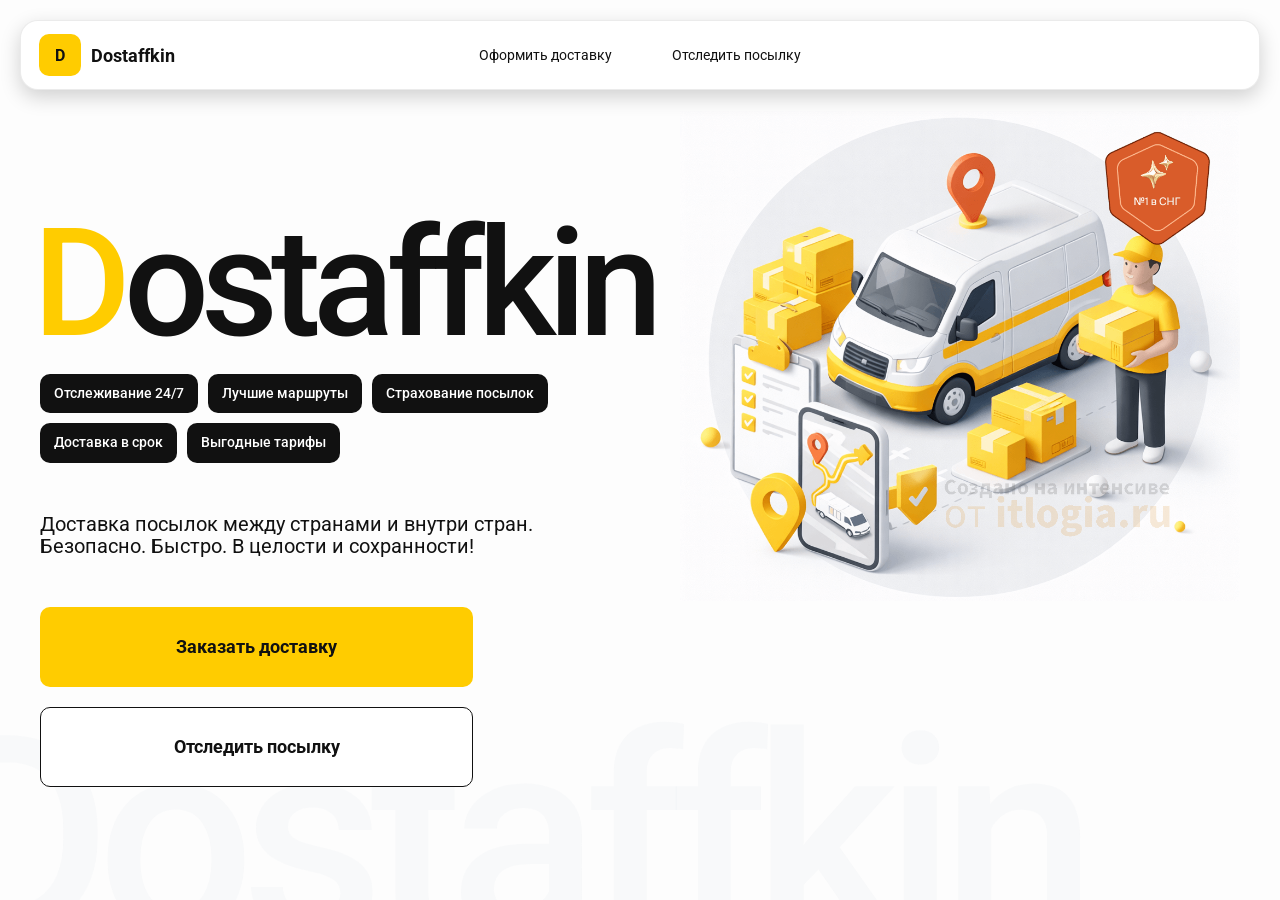
<file: index.html>
<!doctype html>
<html lang="ru">

<head>
    <meta charset="utf-8" />
    <meta name="viewport" content="width=device-width,initial-scale=1,maximum-scale=1,user-scalable=0" />
    <title>Dostaffkin — Доставка посылок между странами и внутри стран. Безопасно. Быстро. В целости и сохранности!
    </title>

    <link rel="stylesheet" href="styles/base.css" />
    <link rel="stylesheet" href="styles/base_adaptive.css" />
    <link rel="stylesheet" href="styles/index.css" />
    <link rel="stylesheet" href="styles/index_adaptive.css" />
</head>

<body>

    <div class="container">
        <header class="header">
            <a class="header-brand" href="#">
                <div class="header-logo">D</div>
                <div class="header-title">Dostaffkin</div>
            </a>
            <nav class="header-menu">
                <a class="header-link" href="./order.html">Оформить <span>доставку</span></a>
                <a class="header-link" href="./track.html">Отследить <span>посылку</span></a>
            </nav>
        </header>
        <main class="main">
            <section class="main-info">
                <div class="main-title">
                    <span>D</span>ostaffkin
                </div>
                <div class="main-features">
                    <div class="main-feature">Отслеживание 24/7</div>
                    <div class="main-feature">Лучшие маршруты</div>
                    <div class="main-feature">Страхование посылок</div>
                    <div class="main-feature">Доставка в срок</div>
                    <div class="main-feature">Выгодные тарифы</div>
                </div>
                <div class="main-description">
                    Доставка посылок между странами и внутри стран.
                    Безопасно. Быстро. В целости и сохранности!
                </div>
                <div class="main-actions">
                    <a class="button" type="button" href="./order.html">Заказать доставку</a>
                    <a class="button button-white" type="button" href="./track.html">Отследить посылку</a>
                </div>
            </section>
            <div class="main-title-ghost">Dostaffkin</div>
            <section class="main-image">
                <img src="images/main-image.png" alt="Main image" />
            </section>
        </main>

    </div>

</body>

</html>
</file>
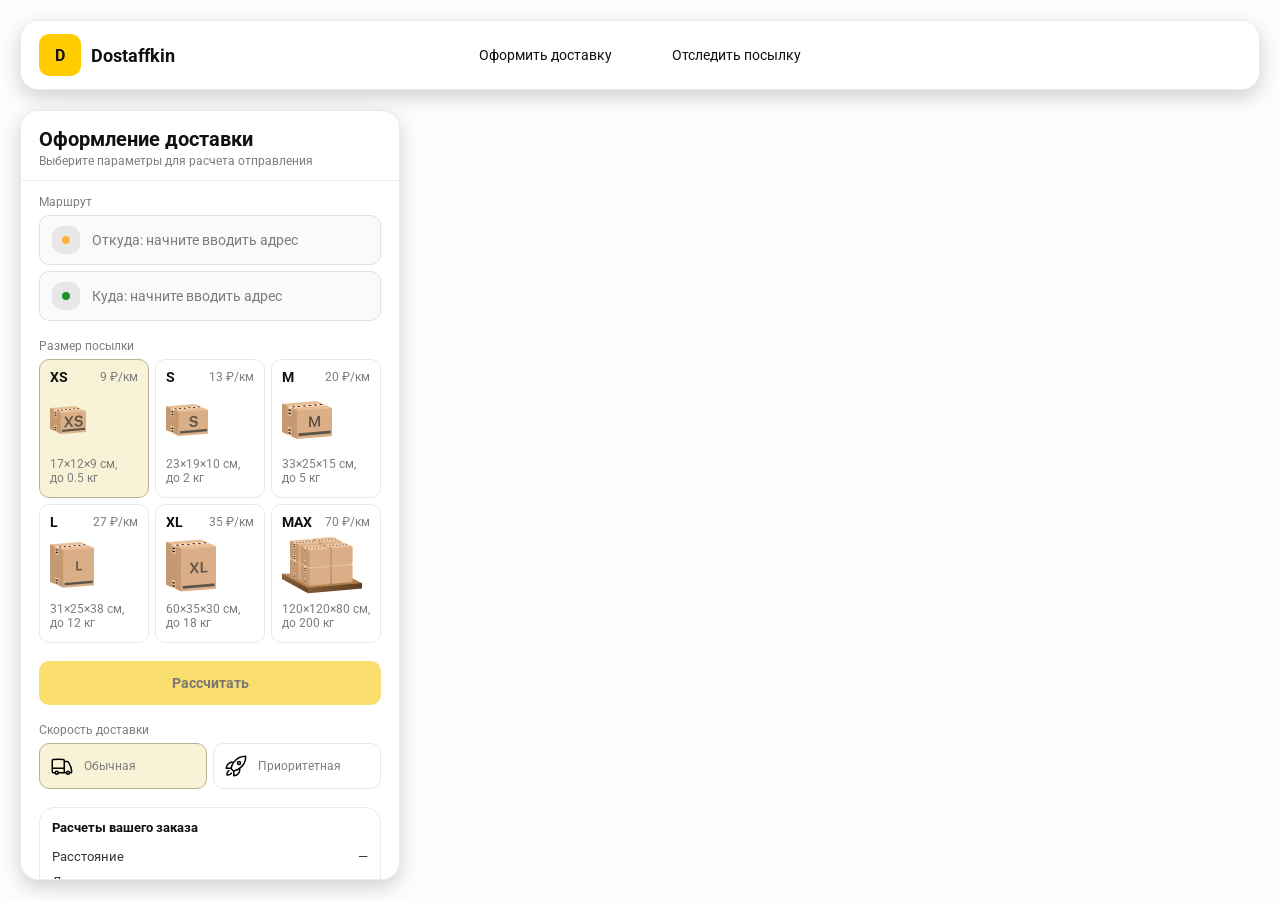
<file: order.html>
<!doctype html>
<html lang="ru">

<head>
    <meta charset="utf-8" />
    <meta name="viewport" content="width=device-width,initial-scale=1,maximum-scale=1,user-scalable=0" />
    <title>Оформление доставки</title>

    <link rel="stylesheet" href="styles/base.css" />
    <link rel="stylesheet" href="styles/base_adaptive.css" />

    <link rel="stylesheet" href="styles/order.css" />
    <link rel="stylesheet" href="styles/order_adaptive.css" />
    <script src="https://api-maps.yandex.ru/2.1/?lang=ru_RU&apikey=319cebe0-094d-4cf1-a27e-b18b5b4e8acc&suggest_apikey=f2654aec-7247-4dff-b541-18df490b7465" type="text/javascript"></script>
</head>

<body>
    <div id="map"></div>

    <header class="header">
        <a class="header-brand" href="./index.html">
            <div class="header-logo">D</div>
            <div class="header-title">Dostaffkin</div>
        </a>
        <nav class="header-menu">
            <a class="header-link" href="#">Оформить <span>доставку</span></a>
            <a class="header-link" href="./track.html">Отследить <span>посылку</span></a>
        </nav>
    </header>

    <aside class="main" id="sidebar">
        <div class="main-header">
            <div class="main-title">Оформление доставки</div>
            <div class="main-text">Выберите параметры для расчета отправления</div>
        </div>
        <div class="main-content">
            <div class="main-route">
                <div class="main-block-title">Маршрут</div>
                <div class="main-fields">
                    <div class="main-field" id="fromField">
                        <div class="main-pin"></div>
                        <input id="from" placeholder="Откуда: начните вводить адрес" autocomplete="off" />
                        <div class="main-ac" id="fromAc" role="listbox" aria-label="Подсказки адресов"></div>
                    </div>

                    <div class="main-field" id="toField">
                        <div class="main-pin"></div>
                        <input id="to" placeholder="Куда: начните вводить адрес" autocomplete="off" />
                        <div class="main-ac" id="toAc" role="listbox" aria-label="Подсказки адресов"></div>
                    </div>
                </div>

            </div>
            <div class="main-package">
                <div class="main-block-title">Размер посылки</div>

                <div class="main-sizes">
                    <div class="main-size-card is-active" data-value="xs">
                        <div class="main-size-top">
                            <div class="main-size-label">XS</div>
                            <div class="main-size-rate">9 ₽/км</div>
                        </div>
                        <div class="main-size-media">
                            <img src="images/sizes/xs.png" alt="Короб XS" />
                        </div>
                        <div class="main-size-description">17×12×9 см,<br>до 0.5 кг</div>
                    </div>

                    <div class="main-size-card" data-value="s">
                        <div class="main-size-top">
                            <div class="main-size-label">S</div>
                            <div class="main-size-rate">13 ₽/км</div>
                        </div>
                        <div class="main-size-media">
                            <img src="images/sizes/s.png" alt="Короб S" />
                        </div>
                        <div class="main-size-description">23×19×10 см,<br>до 2 кг</div>
                    </div>

                    <div class="main-size-card" data-value="m">
                        <div class="main-size-top">
                            <div class="main-size-label">M</div>
                            <div class="main-size-rate">20 ₽/км</div>
                        </div>
                        <div class="main-size-media">
                            <img src="images/sizes/m.png" alt="Короб M" />
                        </div>
                        <div class="main-size-description">33×25×15 см,<br>до 5 кг</div>
                    </div>

                    <div class="main-size-card" data-value="l">
                        <div class="main-size-top">
                            <div class="main-size-label">L</div>
                            <div class="main-size-rate">27 ₽/км</div>
                        </div>
                        <div class="main-size-media">
                            <img src="images/sizes/l.png" alt="Короб L" />
                        </div>
                        <div class="main-size-description">31×25×38 см,<br>до 12 кг</div>
                    </div>

                    <div class="main-size-card" data-value="xl">
                        <div class="main-size-top">
                            <div class="main-size-label">XL</div>
                            <div class="main-size-rate">35 ₽/км</div>
                        </div>
                        <div class="main-size-media">
                            <img src="images/sizes/xl.png" alt="Короб XL" />
                        </div>
                        <div class="main-size-description">60×35×30 см,<br>до 18 кг</div>
                    </div>

                    <div class="main-size-card" data-value="max">
                        <div class="main-size-top">
                            <div class="main-size-label">MAX</div>
                            <div class="main-size-rate">70 ₽/км</div>
                        </div>
                        <div class="main-size-media main-size-media-palleta">
                            <img src="images/sizes/max.png" alt="Паллета" />
                        </div>
                        <div class="main-size-description">120×120×80 см,<br>до 200 кг</div>
                    </div>
                </div>
            </div>
            <div class="main-calculate-block">
                <button id="calc" class="button calculate-button" type="button" disabled>Рассчитать</button>
            </div>
            <div class="main-speed">
                <div class="main-block-title">Скорость доставки</div>

                <div class="main-speeds">
                    <div class="main-speed-card is-active" data-value="regular">
                        <img class="main-speed-media" src="images/icons/regular.svg" alt="Regular" />
                        <div class="main-speed-description">Обычная</div>
                    </div>
                    <div class="main-speed-card" data-value="fast">
                        <img class="main-speed-media" src="images/icons/fast.svg" alt="Fast" />
                        <div class="main-speed-description">Приоритетная</div>
                    </div>

                </div>
            </div>
            <div class="main-result" id="result">
                <div class="main-result-title">Расчеты вашего заказа</div>
                <div class="main-result-lines">
                    <div class="main-result-line"><span>Расстояние</span><span id="distanceValue">—</span></div>
                    <div class="main-result-line"><span>Доставим через</span><span id="durationValue">—</span></div>
                    <div class="main-result-line"><span>Тариф</span><span id="rateValue">—</span></div>
                </div>
                <div class="main-price">
                    <div class="main-price-label">Итого</div>
                    <div class="main-price-value" id="totalValue">—</div>
                </div>
            </div>
            <div class="main-order-box">
                <div class="main-order-form" id="orderForm">
                    <div class="main-order-title">Оформление доставки</div>
                    <div class="main-block-info-row">
                        <div class="main-block-title">Контакты</div>
                        <div class="order-fields">
                            <div class="main-field">
                                <input id="customerName" placeholder="Ваше имя" autocomplete="off" />
                            </div>
                            <div class="main-field">
                                <input id="customerPhone" placeholder="Ваш телефон" autocomplete="off"
                                    inputmode="tel" />
                            </div>
                        </div>
                    </div>
                    <div class="main-block-info-row extra-info">
                        <div class="main-block-title">Дополнительная информация</div>
                        <div class="main-field textarea">
                            <textarea id="comment" placeholder="Детали доставки и комментарии"></textarea>
                        </div>
                    </div>
                    <button id="submit" class="button main-submit-request" type="button" disabled>Отправить
                        заявку
                    </button>
                </div>

                <div class="main-order-success" id="orderSuccess">
                    <div class="main-success-icon">✓</div>
                    <div class="main-success-title">Заявка отправлена!</div>
                    <div class="main-success-title">Номер отправления – <span id="orderId"></span></div>
                    <div class="main-success-subtitle">Мы скоро свяжемся с вами</div>
                </div>
            </div>
        </div>
    </aside>

    <script src="scripts/order.js"></script>
</body>

</html>
</file>
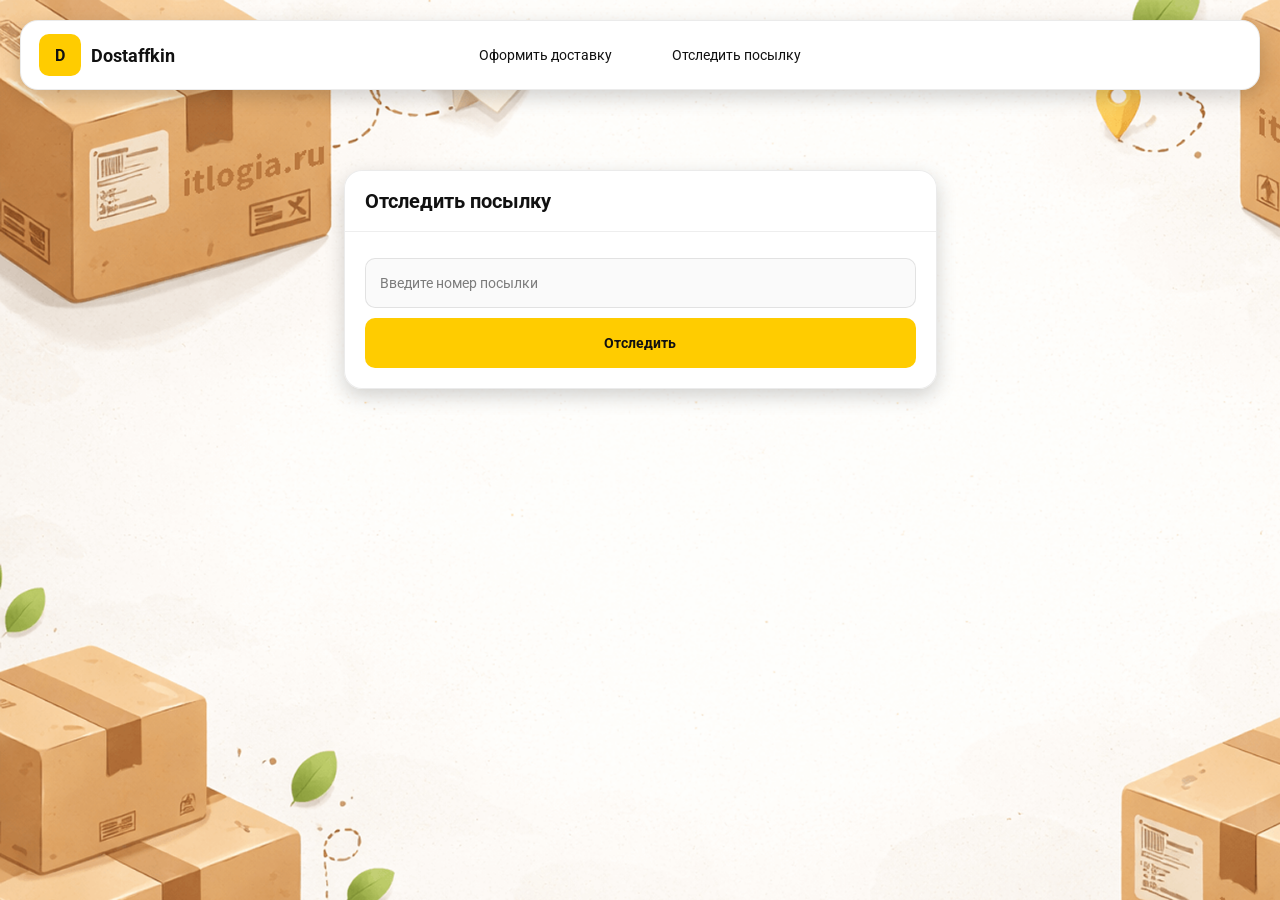
<file: track.html>
<!doctype html>
<html lang="ru">

<head>
    <meta charset="utf-8" />
    <meta name="viewport" content="width=device-width,initial-scale=1,maximum-scale=1,user-scalable=0" />
    <title>Отследить посылку</title>
    <link rel="stylesheet" href="styles/base.css" />
    <link rel="stylesheet" href="styles/base_adaptive.css" />

    <link rel="stylesheet" href="styles/track.css" />
    <link rel="stylesheet" href="styles/track_adaptive.css" />
</head>

<body>
    <div class="container">
        <header class="header">
            <a class="header-brand" href="./index.html">
                <div class="header-logo">D</div>
                <div class="header-title">Dostaffkin</div>
            </a>
            <nav class="header-menu">
                <a class="header-link" href="./order.html">Оформить <span>доставку</span></a>
                <a class="header-link" href="#">Отследить <span>посылку</span></a>
            </nav>
        </header>
        <main class="track-content">
            <section class="track-card track-search">
                <div class="track-title">Отследить посылку</div>
                <div class="track-action">
                    <div class="main-field track-field">
                        <input id="trackNumber" placeholder="Введите номер посылки" autocomplete="off" />
                    </div>
                    <button id="trackButton" class="button track-button" type="button">Отследить</button>
                </div>
            </section>
            <section class="track-card track-result" id="trackResult">
                <div class="track-result-header">
                    <div class="track-id" id="trackIdValue"></div>
                    <div class="track-routes">
                        <div class="track-route">
                            <div class="track-route-pin">
                                <svg xmlns="http://www.w3.org/2000/svg" fill="none" viewBox="0 0 24 24"
                                    stroke-width="1.5" stroke="orange" class="size-6">
                                    <path stroke-linecap="round" stroke-linejoin="round"
                                        d="M15 10.5a3 3 0 1 1-6 0 3 3 0 0 1 6 0Z" />
                                    <path stroke-linecap="round" stroke-linejoin="round"
                                        d="M19.5 10.5c0 7.142-7.5 11.25-7.5 11.25S4.5 17.642 4.5 10.5a7.5 7.5 0 1 1 15 0Z" />
                                </svg>
                            </div>
                            <div class="track-route-address" id="trackFromValue">
                                Откуда: Москва, улица Арбат, 1
                            </div>
                        </div>
                        <div class="track-route track-route-arrow">
                            <svg xmlns="http://www.w3.org/2000/svg" fill="none" viewBox="0 0 24 24" stroke-width="1.5"
                                stroke="currentColor" class="size-6">
                                <path stroke-linecap="round" stroke-linejoin="round"
                                    d="M19.5 13.5 12 21m0 0-7.5-7.5M12 21V3" />
                            </svg>
                        </div>
                        <div class="track-route">
                            <div class="track-route-pin">
                                <svg xmlns="http://www.w3.org/2000/svg" fill="none" viewBox="0 0 24 24"
                                    stroke-width="1.5" stroke="green" class="size-6">
                                    <path stroke-linecap="round" stroke-linejoin="round"
                                        d="M15 10.5a3 3 0 1 1-6 0 3 3 0 0 1 6 0Z" />
                                    <path stroke-linecap="round" stroke-linejoin="round"
                                        d="M19.5 10.5c0 7.142-7.5 11.25-7.5 11.25S4.5 17.642 4.5 10.5a7.5 7.5 0 1 1 15 0Z" />
                                </svg>
                            </div>
                            <div class="track-route-address" id="trackToValue">
                                Куда: Минск, проспект Независимости, 58
                            </div>
                        </div>
                    </div>
                </div>
                <div class="track-info">
                    <div class="track-status-title">Статус данной посылки:</div>
                    <div class="track-status-list" id="trackStatusList">
                    </div>
                </div>
            </section>
        </main>
    </div>

    <script src="scripts/track.js"></script>
</body>

</html>
</file>
<file: styles/base.css>
*, *::before, *::after {
    box-sizing: border-box;
}

@font-face {
    font-family: 'Roboto';
    src: url("../fonts/Roboto-Regular.ttf");
    font-weight: normal;
}

@font-face {
    font-family: 'Roboto';
    src: url("../fonts/Roboto-Bold.ttf");
    font-weight: bold;
}

@font-face {
    font-family: 'Roboto';
    src: url("../fonts/Roboto-Medium.ttf");
    font-weight: 500;
}

html, body {
    margin: 0;
    color: #111111;
    font-family: "Roboto", sans-serif;
}

body {
    background: #fdfdfd;
}

.header {
    border-radius: 18px;
    box-shadow: 0 7px 20px 0 #0000002E;
    backdrop-filter: blur(10px);
    background: #ffffff;
    left: 20px;
    border: 1px solid rgba(0, 0, 0, 0.08);
    position: fixed;
    right: 20px;
    top: 20px;
    padding: 14px 18px;
    height: 70px;
    display: flex;
    align-items: center;
    z-index: 6;
}

.header-brand {
    display: flex;
    align-items: center;
    text-decoration: none;
    gap: 10px;
}

.header-logo {
    width: 42px;
    height: 42px;
    border-radius: 10px;
    background: #FFCC00;
    display: grid;
    place-items: center;
    font-weight: bold;
    color: #111;
}

.header-title {
    font-size: 18px;
    font-weight: bold;
    color: #111111;
    text-decoration: none;
}

.header-menu {
    display: flex;
    align-items: center;
    gap: 60px;
    margin: 0;
    position: absolute;
    left: 50%;
    transform: translateX(-50%);
}

.header-link {
    font-size: 14px;
    color: #111111;
    text-decoration: none;
}

.button {
    border: 0;
    outline: none;
    height: 44px;
    border-radius: 10px;
    font-size: 14px;
    font-weight: bold;
    cursor: pointer;
    font-family: inherit;
    transition: transform .08s ease, opacity .12s ease;
    background: #ffcc00;
    color: #111111;
    text-align: center;
    text-decoration: none;
}

.button:hover {
    background-color: #E5BC19;
}

.button:disabled {
    cursor: not-allowed;
    background-color: #FADE6E;
    color: #787878;
    transform: none;
}

.button.button-white {
    background: #ffffff;
    border: 1px solid #111111;
}

.button.button-white:hover {
    background: rgb(241 241 241);
}

.main-field {
    display: flex;
    align-items: center;
    margin-top: 6px;
    gap: 10px;
    border: 1px solid #1111111A;
    background: #FAFAFA;
    border-radius: 10px;
    padding: 10px 12px;
    position: relative;
    box-sizing: border-box;
    height: 50px;
}

.main-field.textarea {
    height: auto;
}

.main-pin {
    width: 28px;
    height: 28px;
    border-radius: 10px;
    background: rgba(17, 17, 17, 0.08);
    display: grid;
    place-items: center;
    flex: 0 0 auto;
    position: relative;
}

.main-pin::before {
    content: "";
    width: 8px;
    height: 8px;
    border-radius: 999px;
    background: orange;
    opacity: .75;
    display: block;
}

.main-field:last-child .main-pin::before {
    background: green;
    opacity: .85;
}

input, textarea {
    width: 100%;
    border: 0;
    outline: none;
    background: transparent;
    font-size: 14px;
    color: #111111;
    font-family: inherit;
}

textarea {
    resize: vertical;
    min-height: 72px;
    padding: 2px 0;
}

input::placeholder, textarea::placeholder {
    color: #7C7C7C;
}

.main-field:focus-within {
    border-color: rgba(0, 0, 0, 0.20);
    box-shadow: 0 0 0 4px rgba(255, 204, 0, 0.35);
    background: rgba(255, 255, 255, 0.75);
}
</file>
<file: styles/base_adaptive.css>
@media (max-width: 767px) {
    .header {
        left: 10px;
        right: 10px;
        top: 10px;
    }

    .header-link span {
        display: none;
    }

    .header-menu {
        gap: 20px;
        justify-content: flex-start;
        margin: 0 0 0 30px;
        position: static;
        transform: none;
    }
}

@media (max-width: 420px) {
    .header-title {
        display: none;
    }
}

@media (max-width: 374px) {
    .header-menu {
        gap: 10px;
        margin: 0 0 0 10px;
    }
}
</file>
<file: styles/index.css>
.container {
    overflow: hidden;
    min-height: 100vh;
}

.main {
    padding: 111px 40px 40px;
    position: relative;
    display: flex;
}

.main-info {
    max-width: 840px;
    width: 100%;
    position: relative;
}

.main-title {
    margin-top: 98px;
    font-weight: 500;
    font-size: 200px;
    line-height: 1;
    letter-spacing: -0.05em;
    color: #111111;
    left: -15px;
    position: relative;
}

.main-title span {
    color: #ffcc00;
}

.main-features {
    margin-top: 15px;
    display: flex;
    flex-wrap: wrap;
    gap: 10px;
}

.main-feature {
    background: #111111;
    color: #ffffff;
    padding: 12px 14px;
    font-weight: 500;
    font-size: 14px;
    line-height: 1.1;
    border-radius: 10px;
}

.main-description {
    margin-top: 50px;
    max-width: 500px;
    font-size: 20px;
    line-height: 1.1;
    color: #111111;
}

.main-actions {
    margin-top: 50px;
    display: flex;
    flex-direction: column;
    gap: 20px;
}

.main-actions .button {
    height: 80px;
    width: 433px;
    font-size: 18px;
    font-weight: bold;
    place-items: center;
    display: grid;
}

.main-title-ghost {
    position: absolute;
    z-index: -1;
    left: -70px;
    bottom: -150px;
    font-weight: 500;
    font-size: 278px;
    line-height: 1;
    letter-spacing: -0.05em;
    color: #ECEDF04D;
}

.main-image {
    width: 1024px;
    top: 100px;
    z-index: -2;
}

.main-image img {
    width: 100%;
    max-width: 1024px;
    height: auto;
    display: block;
}
</file>
<file: styles/index_adaptive.css>
@media (max-width: 1760px) {
    .main-title {
        font-size: 150px;
        left: -7px;
    }

    .main-info {
        max-width: 640px;
    }
}

@media (max-width: 1200px) {
    .main-info {
        max-width: 540px;
    }

    .main {
        padding: 111px 20px 20px;
    }

    .main-title {
        font-size: 120px;
        left: -4px;
    }

    .main-title-ghost {
        font-size: 220px;
    }
}

@media (max-width: 1024px) {
    .main-title {
        margin-top: 30px;
    }

    .main {
        flex-direction: column-reverse;
    }

    .main-image {
        max-width: 350px;
        position: absolute;
        left: 370px;
        top: 370px;
    }

    .main-info {
        max-width: 100%;
    }

    .main-actions {
        gap: 10px;
    }

    .main-actions .button {
        height: 50px;
        font-size: 14px;
        width: auto;
        max-width: 300px;
    }

    .main-description {
        max-width: 350px;
    }
}

@media (max-width: 570px) {
    .main-title {
        font-size: 88px;
    }

    .main-description {
        max-width: 100%
    }

    .main-actions {
       width: 100%;
    }

    .main-actions .button {
        width: 100%;
        max-width: 100%
    }

    .main-image {
        max-width: 650px;
        position: absolute;
        left: 170px;
        top: 70px;
        opacity: 0.2;
    }
}

@media (max-width: 400px) {
    .main-title {
        font-size: 70px;
    }
}
</file>
<file: styles/order.css>
#map {
    position: fixed;
    inset: 0;
}

.main {
    border-radius: 18px;
    box-shadow: 0 7px 20px 0 #0000002E;
    backdrop-filter: blur(10px);
    background: rgba(255, 255, 255, 0.96);
    left: 20px;
    border: 1px solid rgba(0, 0, 0, 0.08);
    position: fixed;
    top: 110px;
    bottom: 20px;
    width: 380px;
    display: flex;
    flex-direction: column;
    overflow: hidden;
    z-index: 5;
}

.main-header {
    padding: 18px 18px 12px 18px;
    border-bottom: 1px solid rgba(0, 0, 0, 0.06);
    display: flex;
    flex-direction: column;
}

.main-title {
    font-size: 20px;
    line-height: 100%;
    font-weight: bold;
}

.main-text {
    font-size: 12px;
    margin-top: 5px;
    color: #7C7C7C;
}

.main-content {
    padding: 14px 18px 18px 18px;
    overflow: auto;
    scrollbar-width: none;
    display: flex;
    flex-direction: column;
    gap: 18px;
    flex: 1;
}

.main-block-title {
    font-size: 12px;
    color: #7C7C7C;
}

.main-route .main-block-title,
.main-package .main-block-title {
    margin-bottom: 6px;
}

.main-sizes {
    display: grid;
    gap: 6px;
    grid-template-columns: repeat(3, 1fr);
}

.main-size-card {
    border: 1px solid #E8E8E7;
    background: #FFFFFF;
    border-radius: 10px;
    padding: 10px;
    cursor: pointer;
    user-select: none;
    transition: transform .08s ease, border-color .12s ease, background .12s ease;
    min-height: 139px;
}

.main-size-card:hover {
    transform: translateY(-1px);
}

.main-size-card.is-active {
    background-color: #F8F2D6;
    border-color: #B7B196;
}

.main-size-top {
    display: flex;
    align-items: center;
    justify-content: space-between;
}

.main-size-label {
    font-weight: bold;
    font-size: 14px;
    color: #111111;
    line-height: 100%;
}

.main-size-rate {
    font-size: 12px;
    color: #7C7C7C;
    line-height: 100%;
}

.main-size-media {
    margin-top: 8px;
    height: 57px;
}

.main-size-description {
    margin-top: 8px;
    font-size: 12px;
    color: #7C7C7C;
    line-height: 1.2;
}

.calculate-button {
    width: 100%;
}

.main-result {
    border: 1px solid rgba(0, 0, 0, 0.08);
    background: rgba(255, 255, 255, 0.75);
    border-radius: 16px;
    padding: 12px;
    line-height: 1.25;
}

.main-result-title {
    font-weight: bold;
    font-size: 13px;
    color: #111111;
    margin-bottom: 13px;
}

.main-result-lines {
    gap: 8px;
    display: flex;
    flex-direction: column;
}

.main-result-line {
    font-size: 13px;
    color: rgba(17, 17, 17, 0.85);
    display: flex;
    justify-content: space-between;
}

.main-price {
    margin-top: 18px;
    padding-top: 10px;
    border-top: 1px dashed rgba(0, 0, 0, 0.12);
    display: flex;
    align-items: baseline;
    justify-content: space-between;
}

.main-price-label {
    font-size: 12px;
    color: rgba(17, 17, 17, 0.55);
}

.main-price-value {
    font-size: 20px;
    font-weight: bold;
    color: #111111;
    letter-spacing: -0.3px;
}

.main-order-box {
    background: #ffffff;
    border: 1px solid #E8E8E7;
    border-radius: 10px;
    padding: 12px;
}

.main-order-title {
    margin-bottom: 8px;
    font-weight: bold;
    font-size: 14px;
    color: #111111;
}

.main-block-info {
    display: flex;
    flex-direction: column;
    gap: 6px;
}

.order-fields {
    display: grid;
    grid-template-columns: 1fr 1fr;
    column-gap: 10px;
    margin-top: 6px;
}

.main-block-info-row.extra-info {
    display: block;
    margin-top: 13px;
}

.main-submit-request {
    width: 100%;
    margin-top: 6px;
}

.main-order-success {
    display: none;
    text-align: center;
    padding: 22px 12px;
    gap: 12px;
}

.main-order-success.is-visible {
    display: flex;
    flex-direction: column;
    align-items: center;
}

.main-success-icon {
    width: 56px;
    height: 56px;
    border-radius: 50%;
    background: #16a34a;
    color: #ffffff;
    display: grid;
    place-items: center;
    font-size: 30px;
}

.main-success-title {
    font-size: 14px;
    font-weight: bold;
    color: #111111;
}

.main-success-subtitle {
    font-size: 12px;
    color: rgba(17, 17, 17, 0.55);
    line-height: 1.3;
}

.main-speed .main-block-title {
    margin-bottom: 6px;
}

.main-speeds {
    display: grid;
    gap: 6px;
    grid-template-columns: repeat(2, 1fr);
}

.main-speed-card {
    border: 1px solid #E8E8E7;
    background: #FFFFFF;
    border-radius: 10px;
    padding: 10px;
    cursor: pointer;
    user-select: none;
    transition: transform .08s ease, border-color .12s ease, background .12s ease;
    display: flex;
    align-items: center;
    gap: 10px;
}

.main-speed-card:hover {
    transform: translateY(-1px);
}

.main-speed-card.is-active {
    background-color: #F8F2D6;
    border-color: #B7B196;
}

.main-speed-description {
    font-size: 12px;
    color: #7C7C7C;
    line-height: 1.2;
}
</file>
<file: styles/order_adaptive.css>
@media (max-width: 767px) {
    .main {
        left: 10px;
        right: 10px;
        top: 50%;
        bottom: 12px;
        width: auto;
        max-width: none;
    }
}

@media (max-width: 420px) {
    .main-sizes {
        grid-template-columns: repeat(2, 1fr);
    }
}
</file>
<file: styles/track.css>
.container {
    background: #F4F4F4 url("../images/track-bg.png");
    background-size: cover;
    min-height: 100vh;
    padding: 170px 0 50px 0;
}

.track-content {
    width: 593px;
    margin: 0 auto;
}

.track-card {
    width: 100%;
    border-radius: 18px;
    box-shadow: 0 7px 20px 0 #0000002E;
    backdrop-filter: blur(10px);
    background: rgba(255, 255, 255, 0.96);
    border: 1px solid rgba(0, 0, 0, 0.08);
}

.track-title {
    font-size: 20px;
    line-height: 100%;
    font-weight: bold;
    border-bottom: 1px solid #EEEEEE;
    padding: 20px;
}

.track-action {
    padding: 20px;
}

.track-button {
    width: 100%;
    height: 50px;
}

.track-field {
    margin-bottom: 10px;
}

.track-result {
    margin-top: 5px;
    display: none;
}

.track-result.is-visible {
    display: block;
}

.track-result-header {
    font-weight: bold;
    font-size: 14px;
    color: #111111;
    padding: 20px;
    border-bottom: 1px solid #EEEEEE;
}

.track-id {
    margin-bottom: 12px;
    font-size: 20px;
}

.track-routes {
    display: flex;
    flex-direction: column;
    gap: 10px;
    font-weight: normal;
}

.track-route {
    display: flex;
    align-items: center;
    gap: 10px;
}

.track-route-pin {
    width: 24px;
    height: 24px;
    flex-shrink: 0;
}

.track-route-arrow {
    padding: 15px 0;
    width: 24px;
    height: 24px;
}

.track-info {
    padding: 20px;
}

.track-status {
    display: flex;
    align-items: center;
    font-size: 12px;
    gap: 10px;
}

.track-status-title {
    font-size: 14px;
    color: #111111;
    margin-bottom: 20px;
}

.track-status-list {
    display: flex;
    flex-direction: column;
    gap: 15px;
}

.track-status-icon {
    width: 40px;
    height: 40px;
    border-radius: 50%;
    background: rgba(17, 17, 17, 0.08);
    display: grid;
    place-items: center;
    flex: 0 0 auto;
}

.track-status.created .track-status-icon {
    background-color: #F1CB00;
}

.track-status.in-way .track-status-icon {
    background-color: #F08A11;
}

.track-status.ready .track-status-icon {
    background-color: #A35D0A;
}

.track-status.done .track-status-icon {
    background-color: #37C93B;
}

.track-status-text {
    display: flex;
    align-items: center;
    justify-content: space-between;
    color: #111111;
    font-size: 12px;
    flex: 1;
}

.track-status-date {
    color: rgba(17, 17, 17, 0.55);
}
</file>
<file: styles/track_adaptive.css>
@media (max-width: 767px) {
    .container {
        padding: 130px 0 50px 0;
    }

    .track-content {
        width: 100%;
        padding-left: 10px;
        padding-right: 10px;
    }

    .track-result-header {
        padding: 20px;
    }
}
</file>
